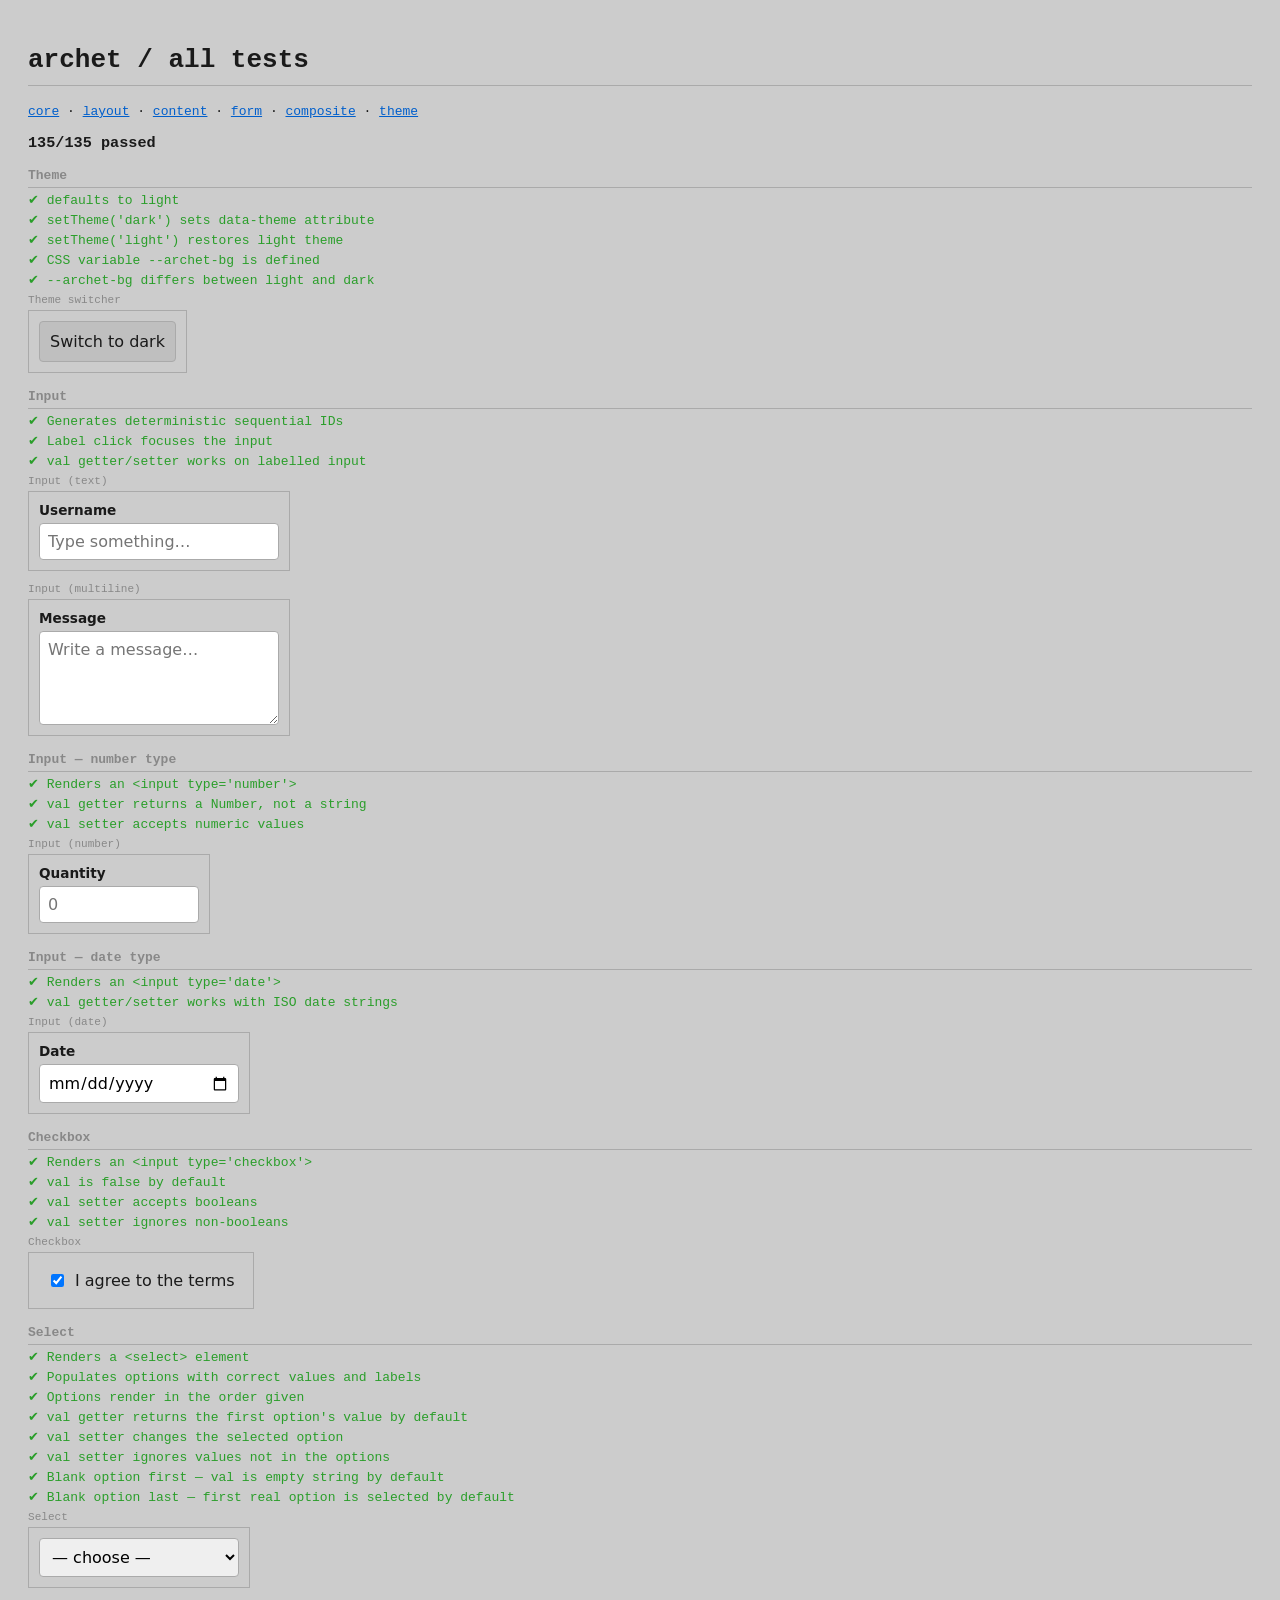
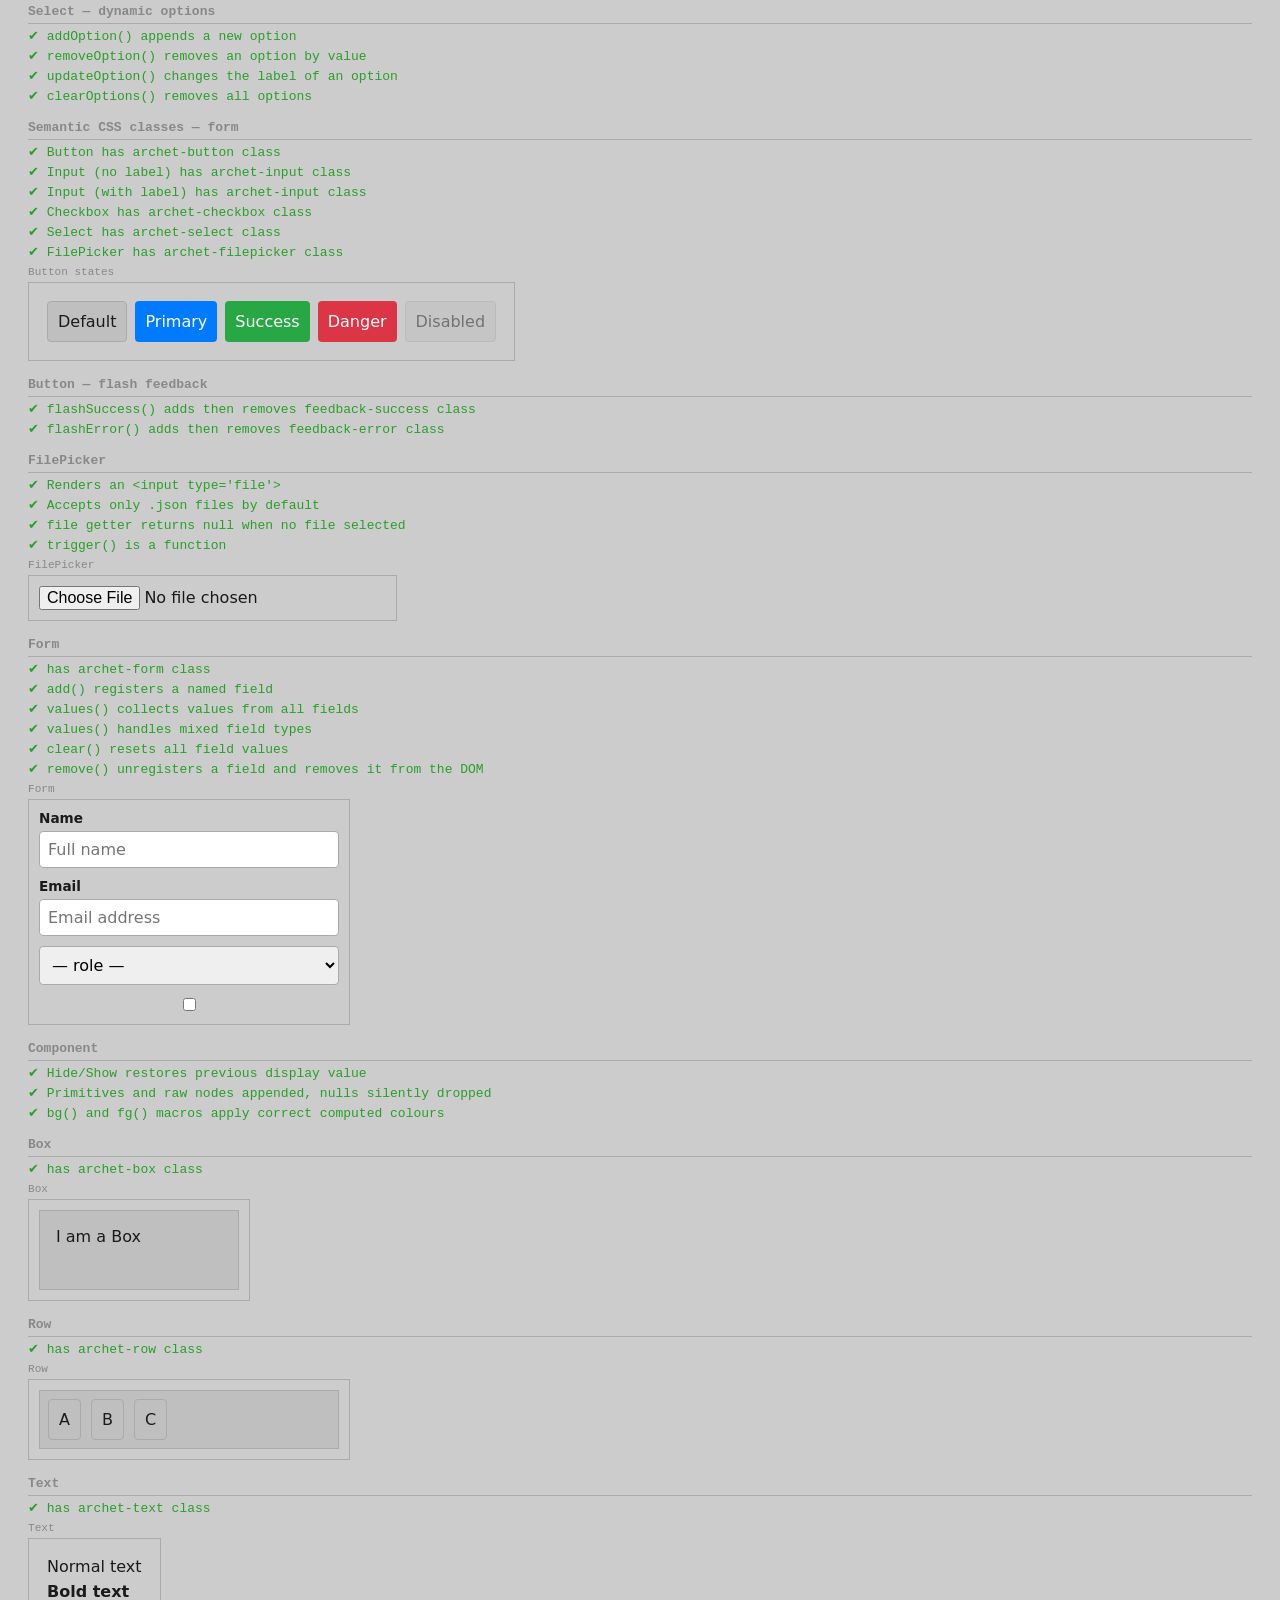
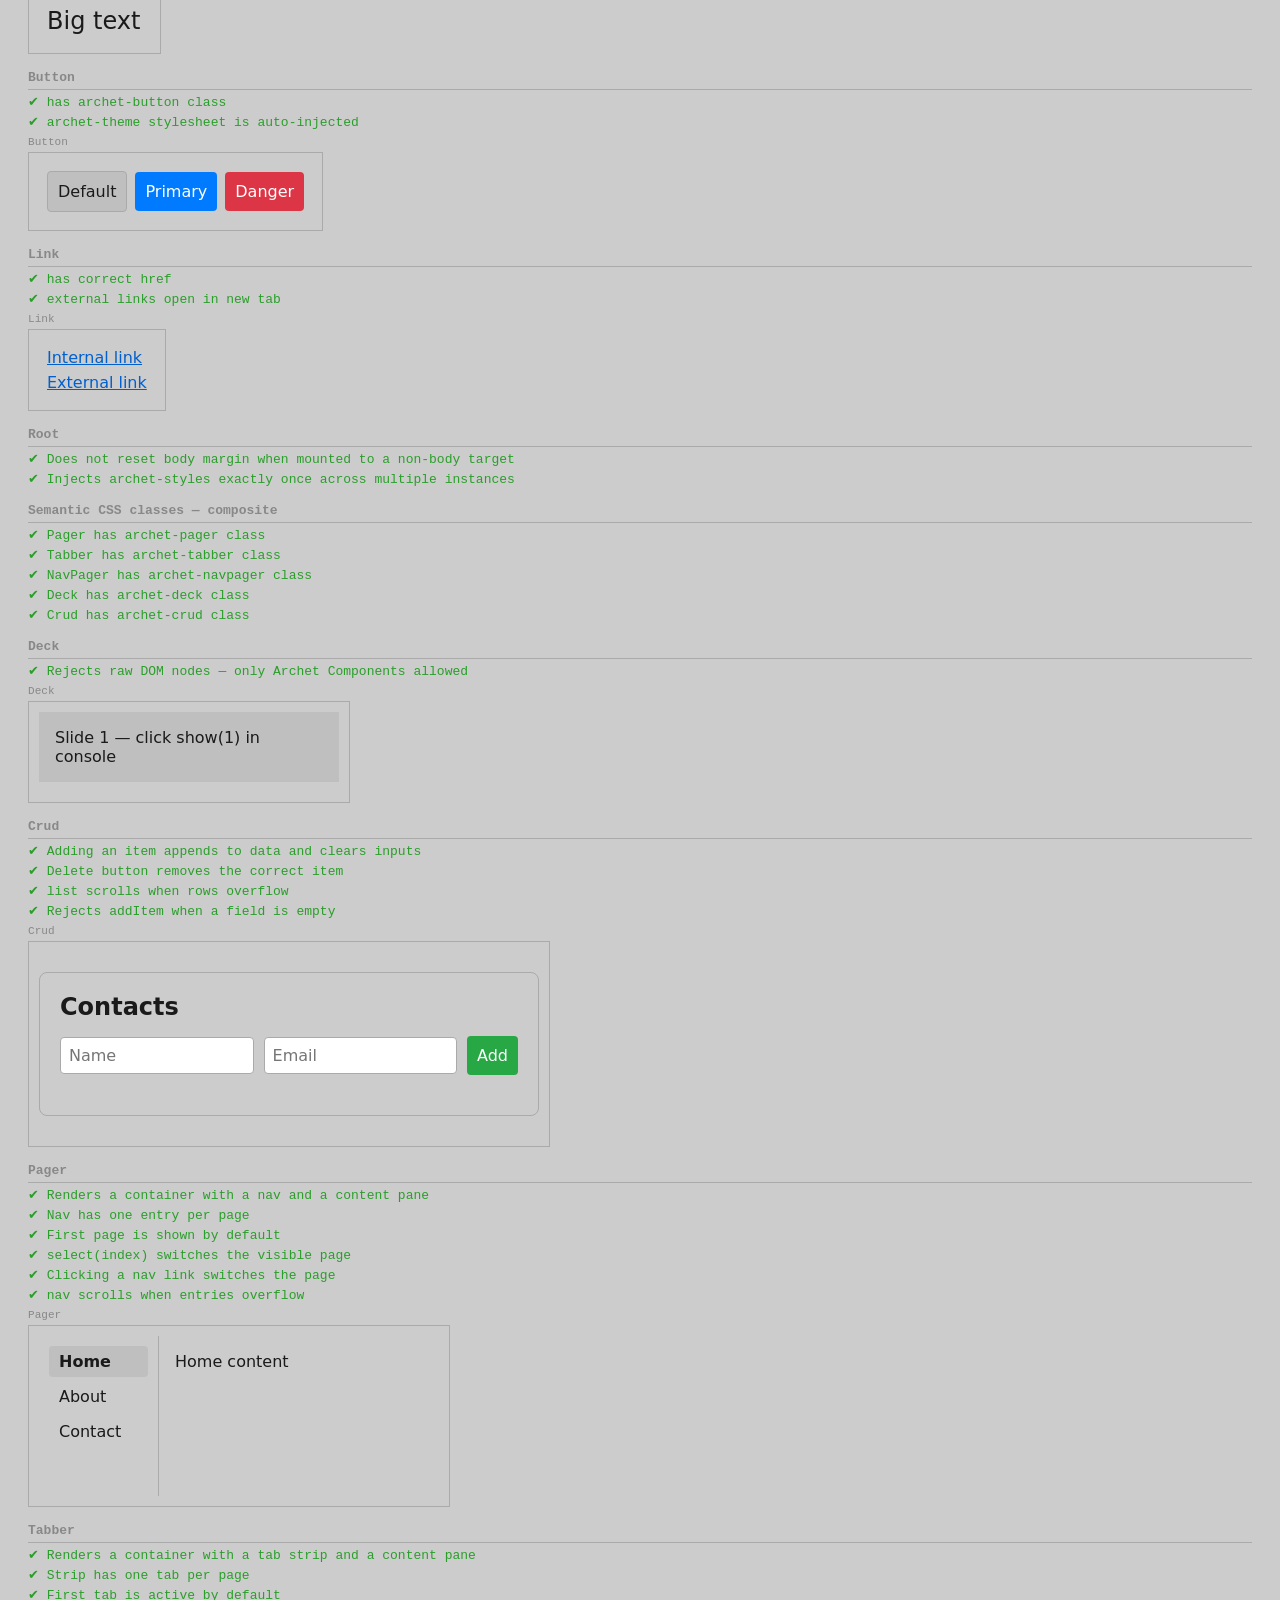
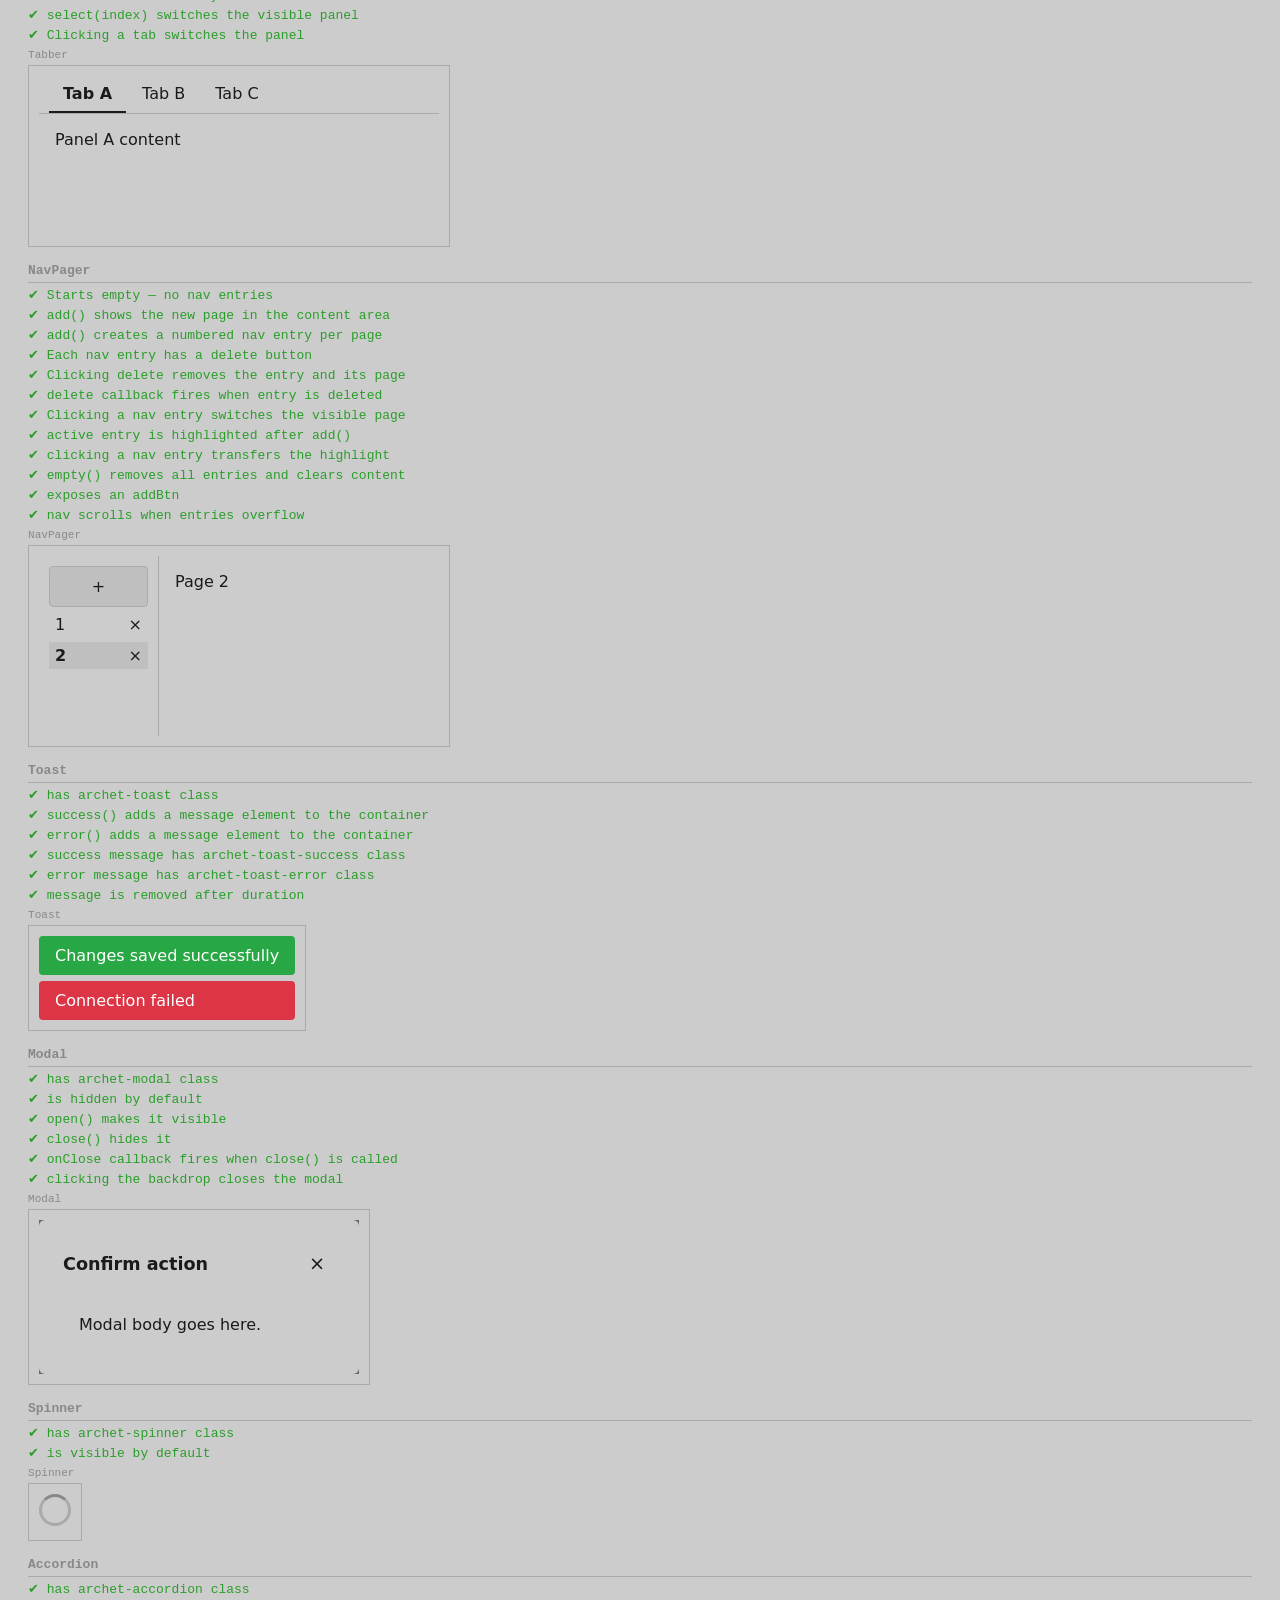
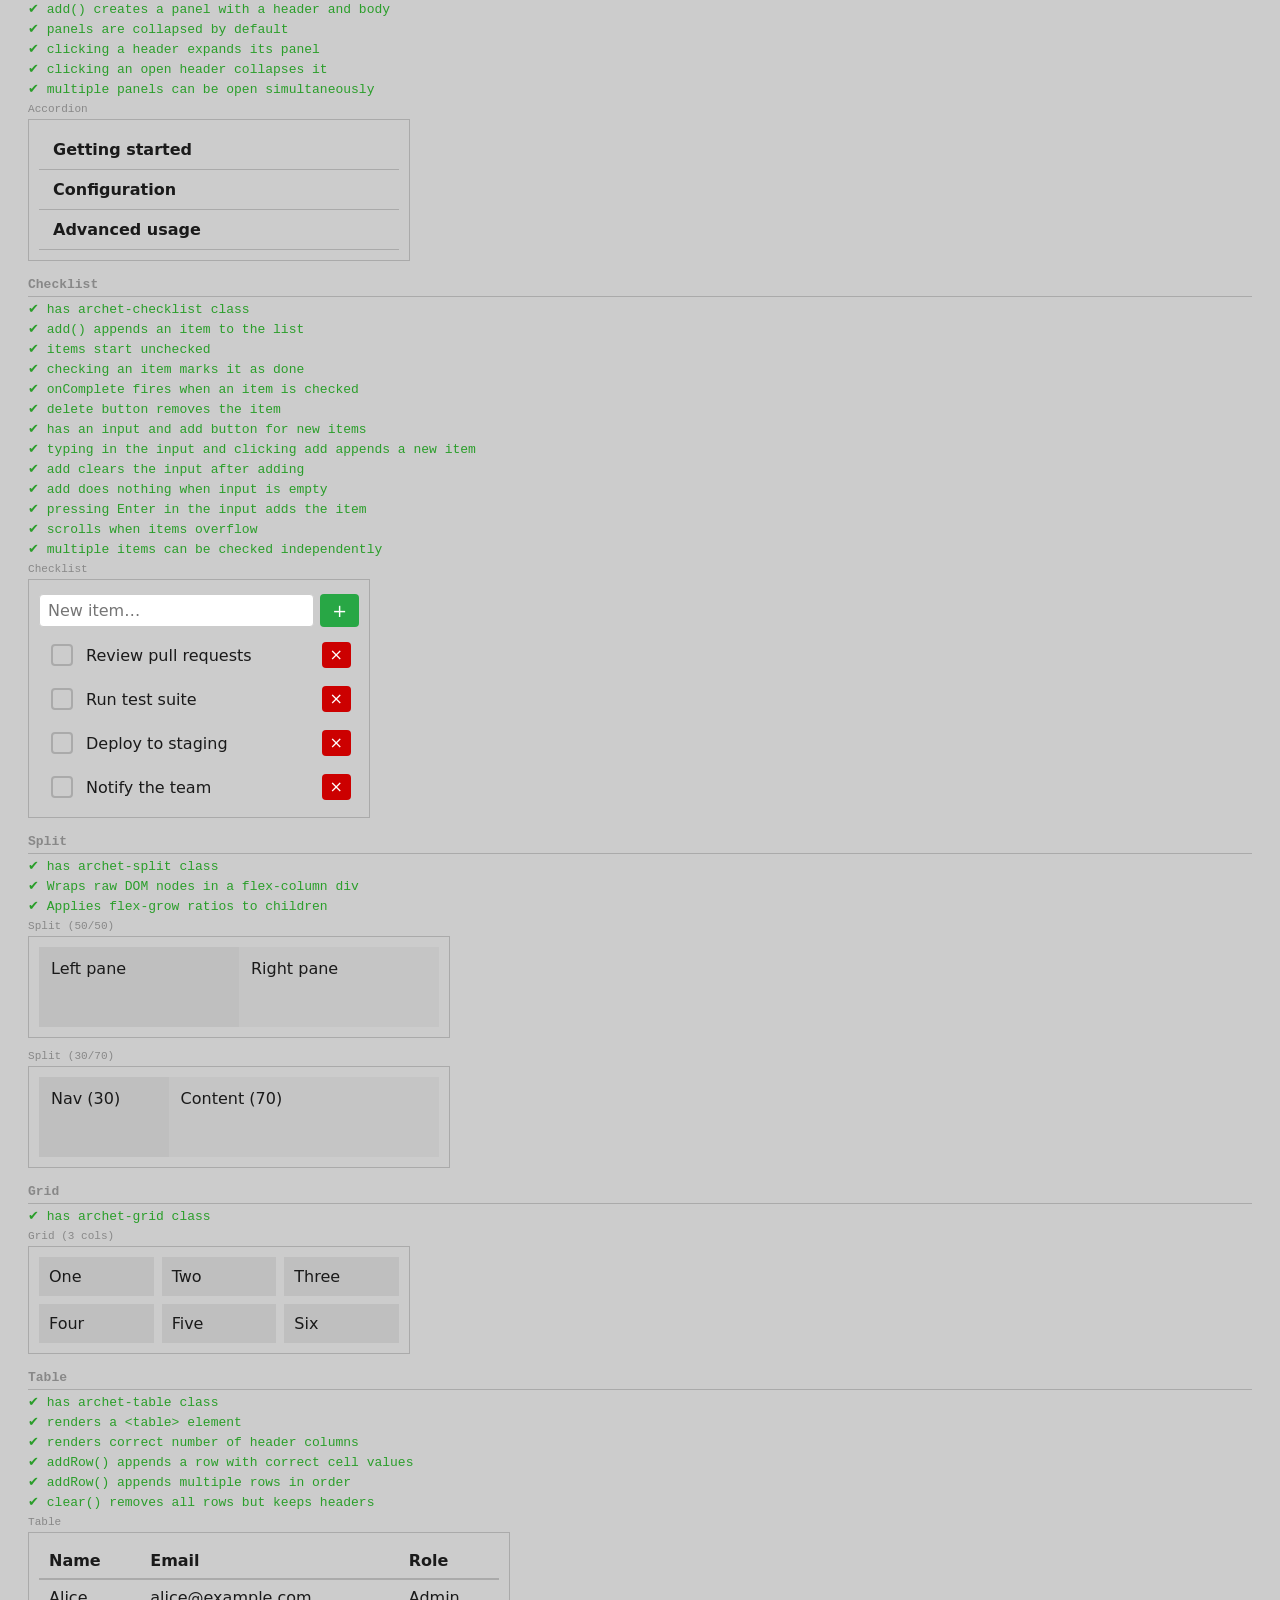
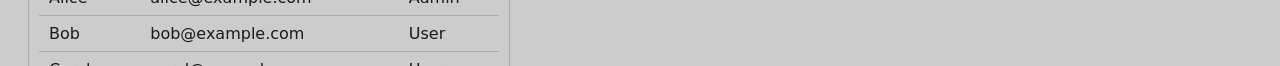
<file: test.html>
<!DOCTYPE html>
<html lang="en">
<head>
  <meta charset="UTF-8">
  <title>archet / all tests</title>
  <link rel="stylesheet" href="./test/test.css">
</head>
<body>
  <h1>archet / all tests</h1>
  <p><a href="test/core.test.html">core</a> · <a href="test/layout.test.html">layout</a> · <a href="test/content.test.html">content</a> · <a href="test/form.test.html">form</a> · <a href="test/composite.test.html">composite</a> · <a href="test/theme.test.html">theme</a></p>
  <div id="report"></div>
  <div id="stage"></div>
  <div id="scratch"></div>
  <script type="module">
    import { runTests } from './test.js';
    import './test/core.tests.js';
    import './test/layout.tests.js';
    import './test/content.tests.js';
    import './test/form.tests.js';
    import './test/composite.tests.js';
    import './test/theme.tests.js';
    runTests();
  </script>
</body>
</html>
</file>
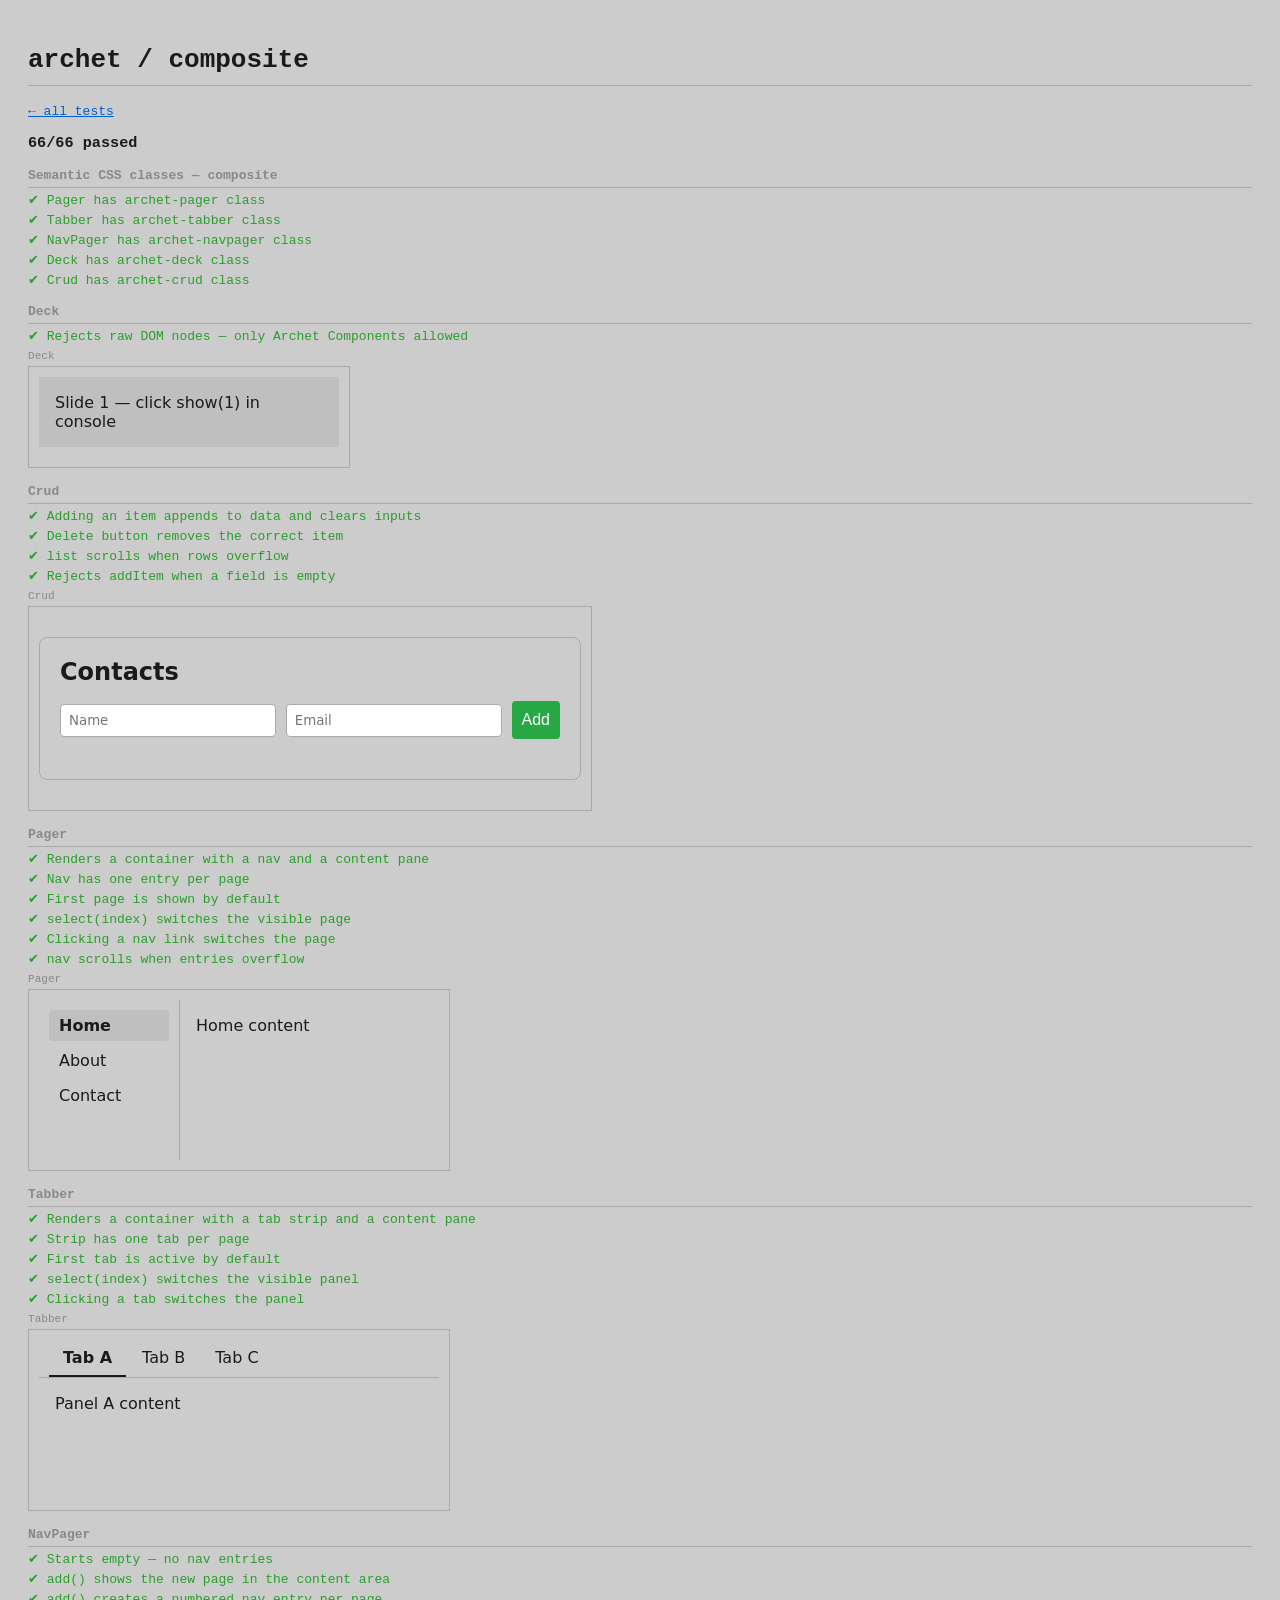
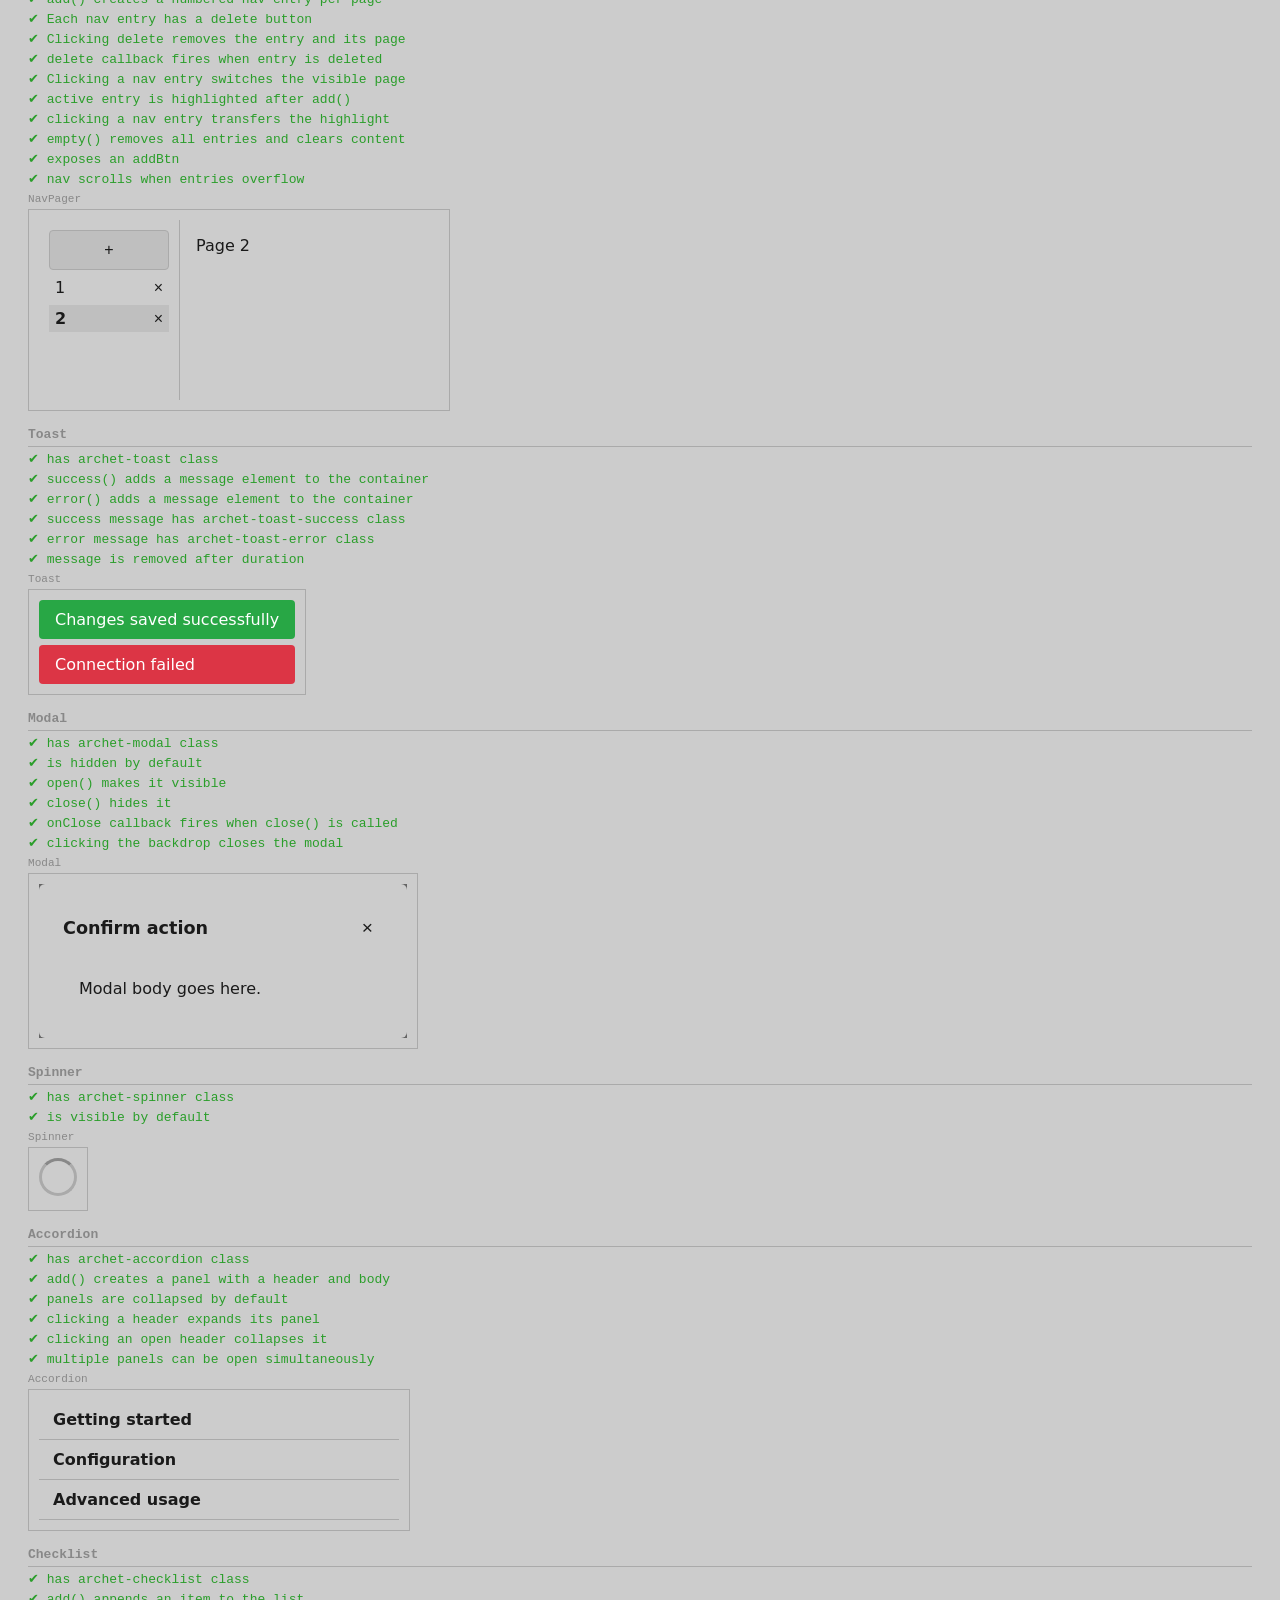
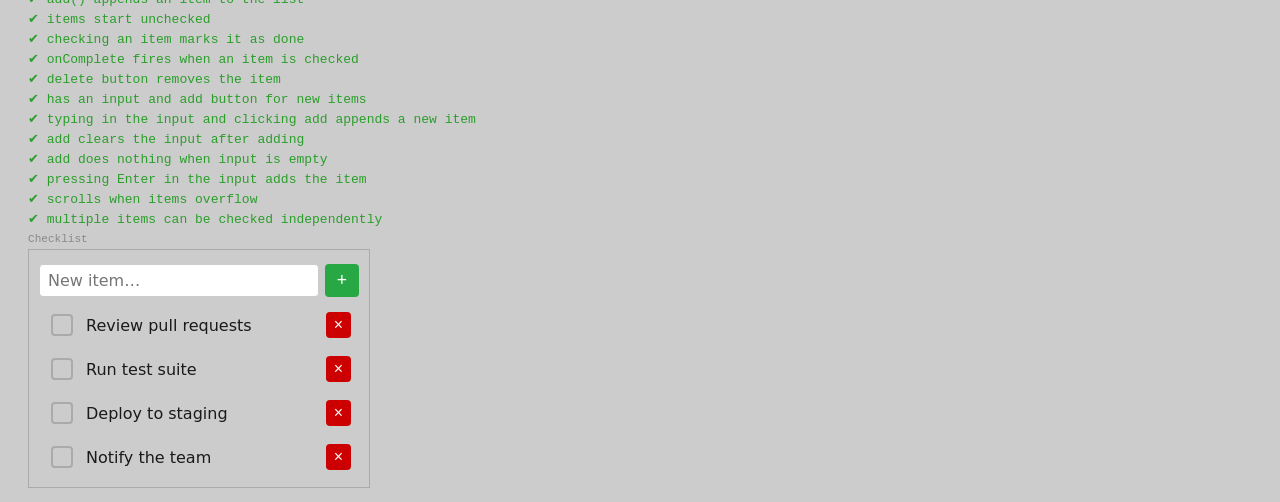
<file: test/composite.test.html>
<!DOCTYPE html>
<html lang="en">
<head>
  <meta charset="UTF-8">
  <title>archet / composite</title>
  <link rel="stylesheet" href="./test.css">
</head>
<body>
  <h1>archet / composite</h1>
  <p><a href="../test.html">← all tests</a></p>
  <div id="report"></div>
  <div id="stage"></div>
  <div id="scratch"></div>
  <script type="module">
    import { runTests } from '../test.js';
    import './composite.tests.js';
    runTests();
  </script>
</body>
</html>
</file>
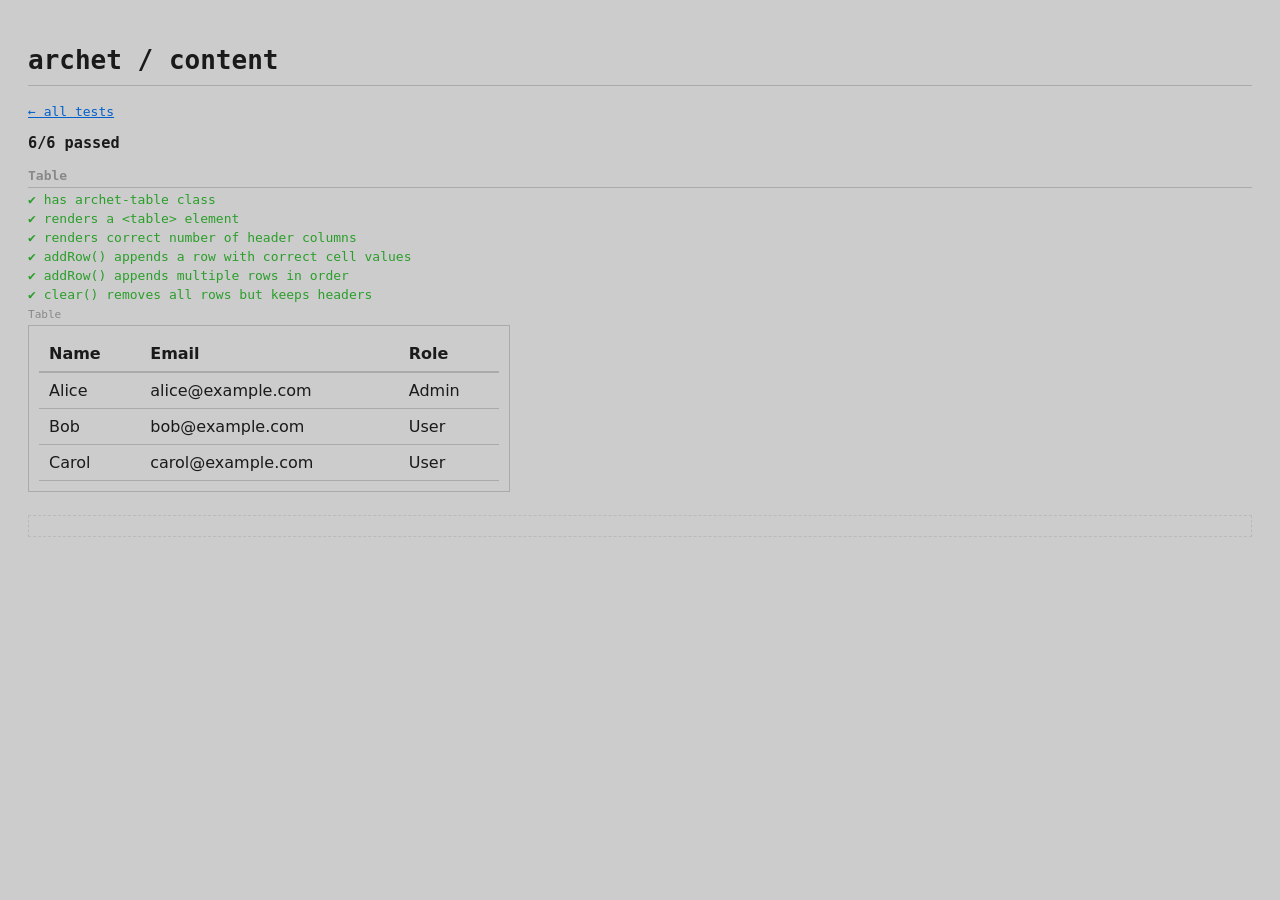
<file: test/content.test.html>
<!DOCTYPE html>
<html lang="en">
<head>
  <meta charset="UTF-8">
  <title>archet / content</title>
  <link rel="stylesheet" href="./test.css">
</head>
<body>
  <h1>archet / content</h1>
  <p><a href="../test.html">&larr; all tests</a></p>
  <div id="report"></div>
  <div id="stage"></div>
  <div id="scratch"></div>
  <script type="module">
    import { runTests } from '../test.js';
    import './content.tests.js';
    runTests();
  </script>
</body>
</html>
</file>
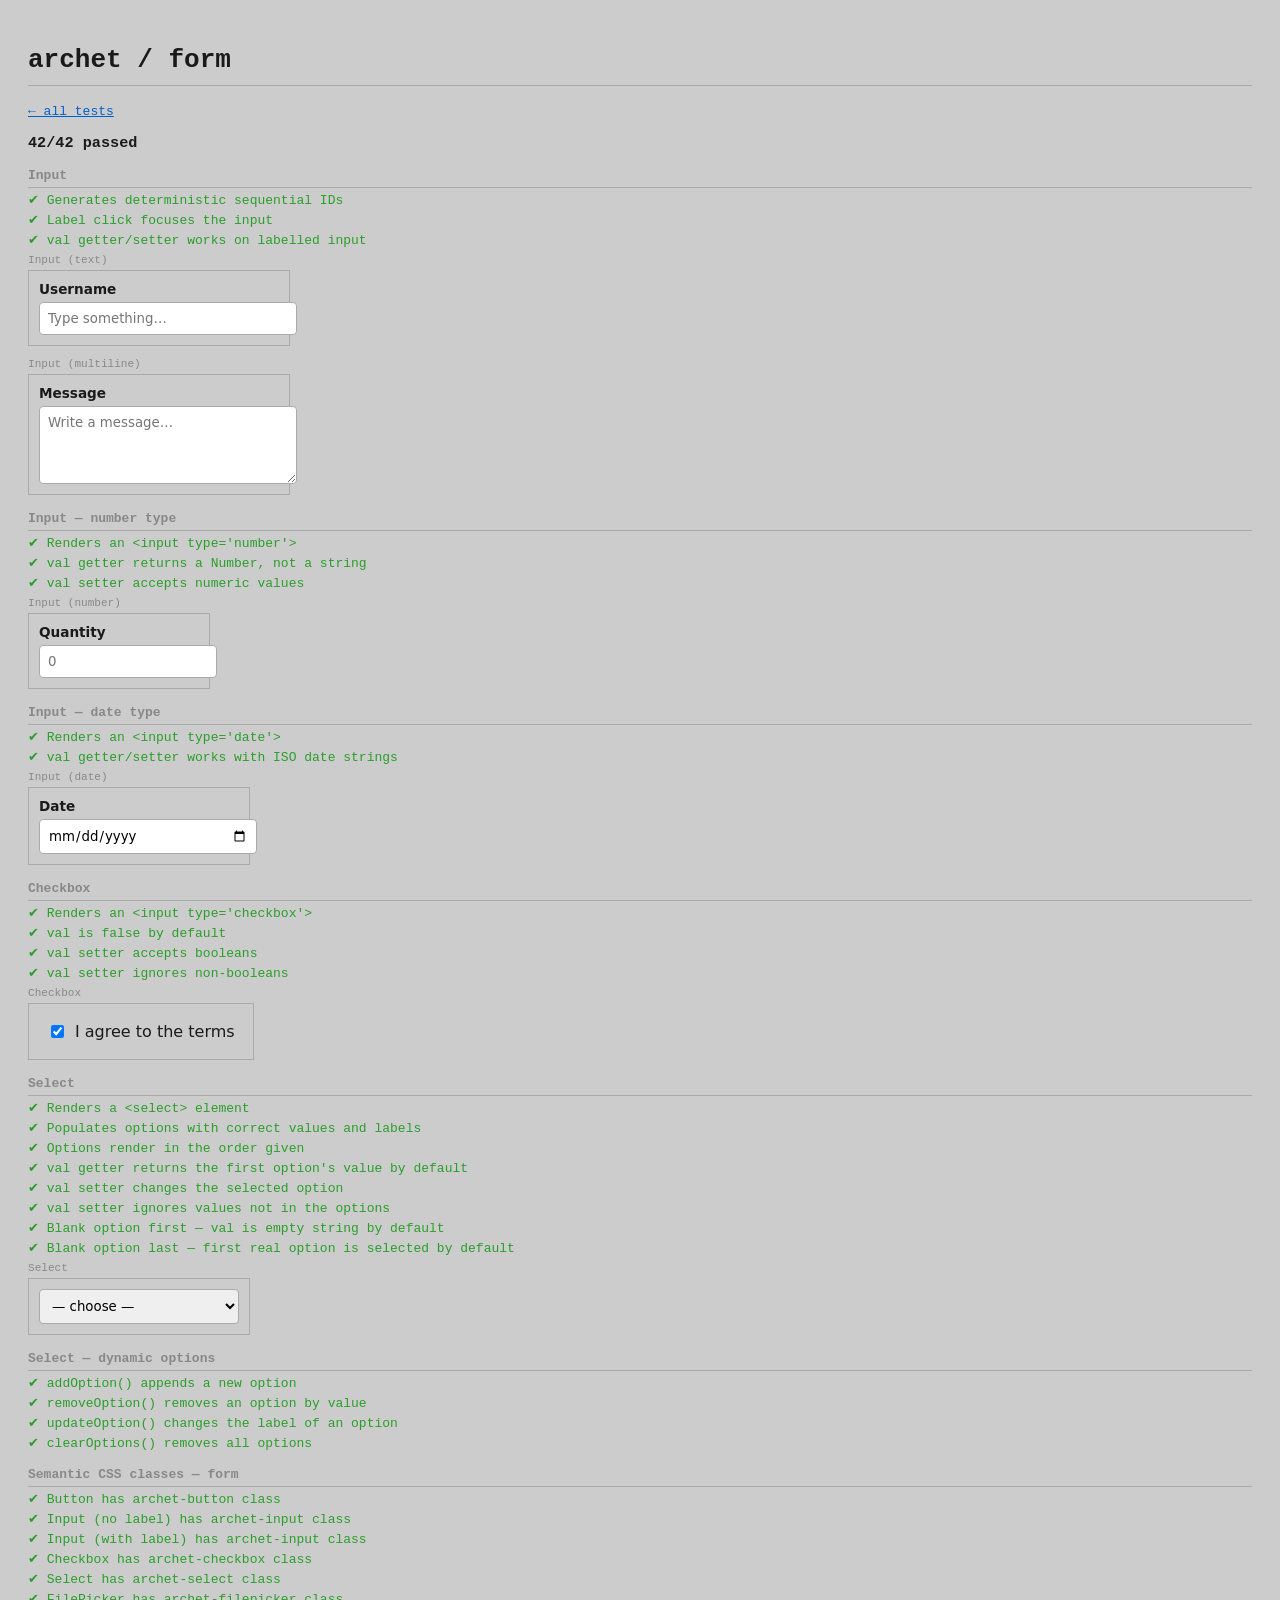
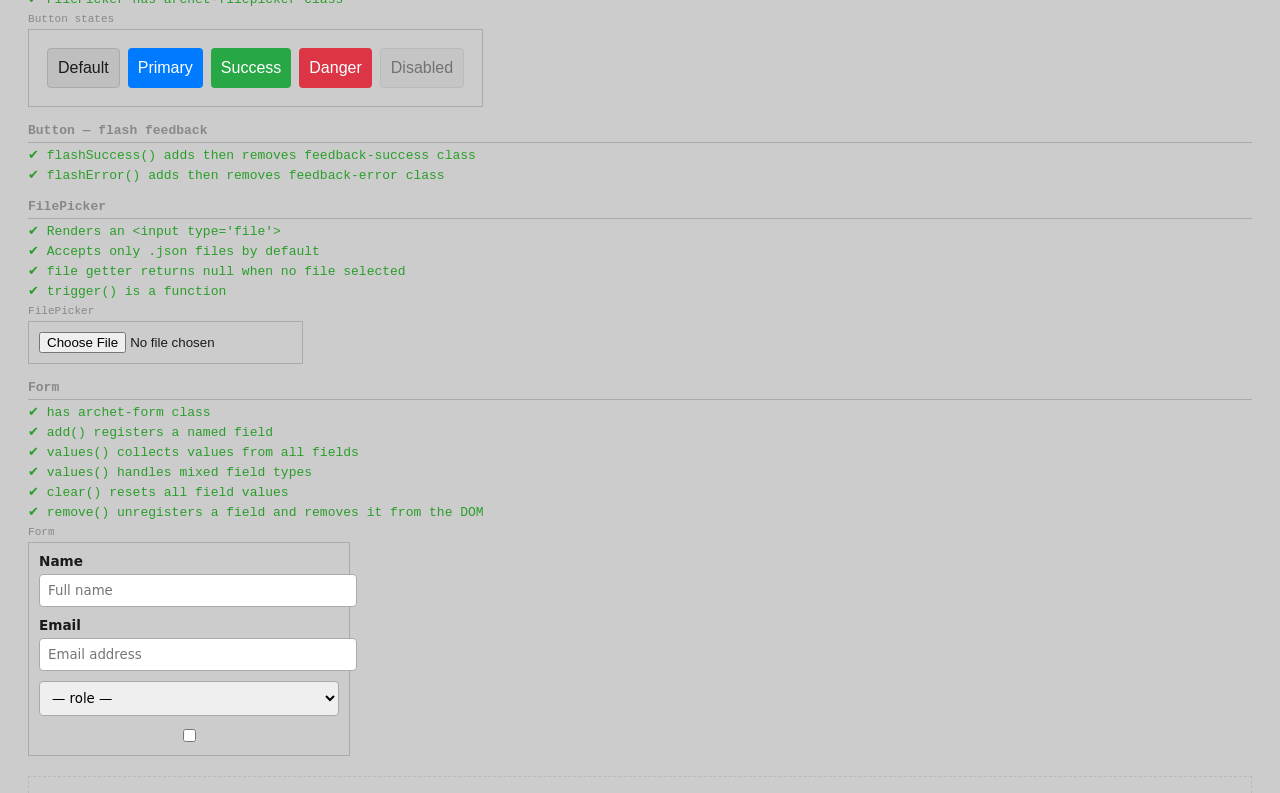
<file: test/form.test.html>
<!DOCTYPE html>
<html lang="en">
<head>
  <meta charset="UTF-8">
  <title>archet / form</title>
  <link rel="stylesheet" href="./test.css">
</head>
<body>
  <h1>archet / form</h1>
  <p><a href="../test.html">&larr; all tests</a></p>
  <div id="report"></div>
  <div id="stage"></div>
  <div id="scratch"></div>
  <script type="module">
    import { runTests } from '../test.js';
    import './form.tests.js';
    runTests();
  </script>
</body>
</html>
</file>
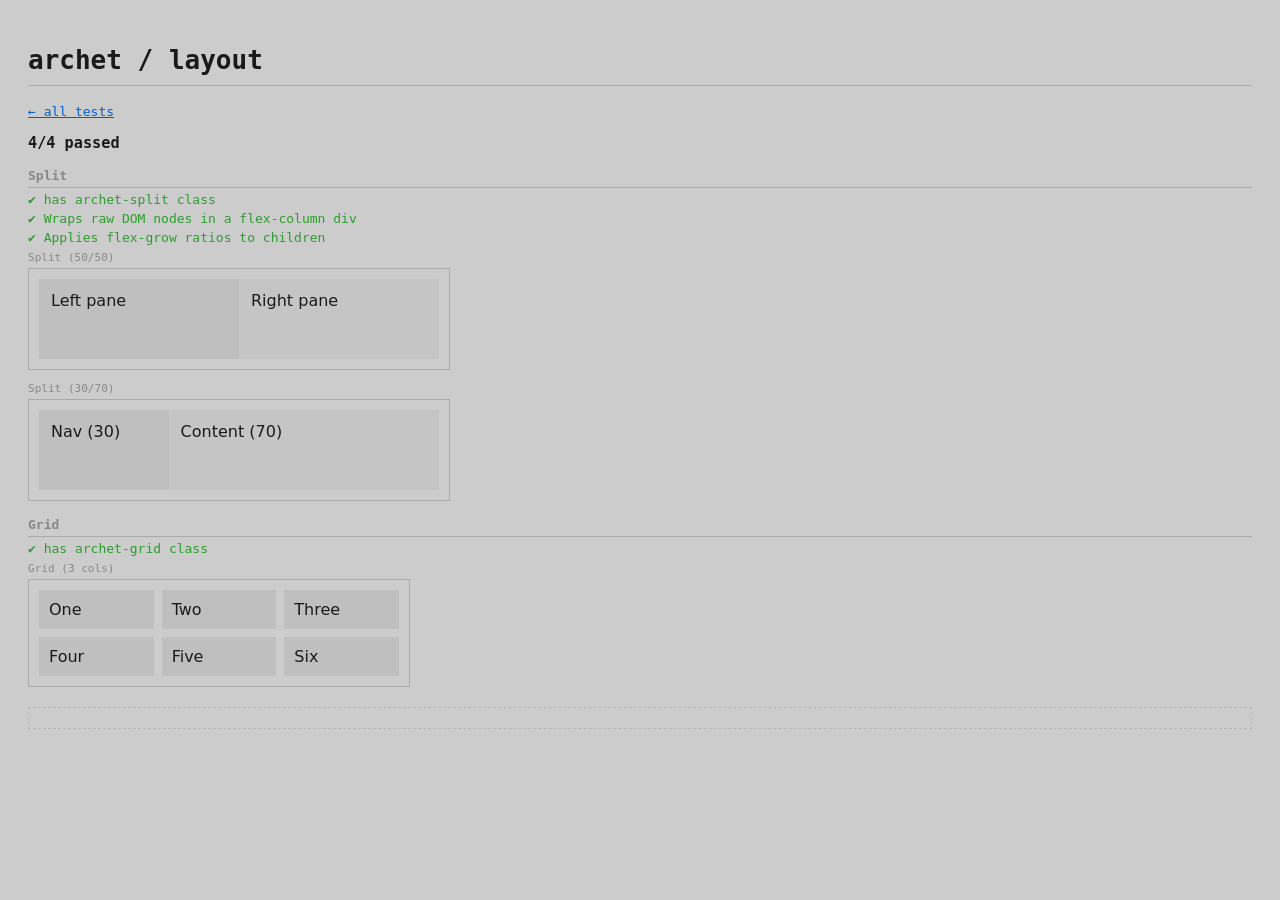
<file: test/layout.test.html>
<!DOCTYPE html>
<html lang="en">
<head>
  <meta charset="UTF-8">
  <title>archet / layout</title>
  <link rel="stylesheet" href="./test.css">
</head>
<body>
  <h1>archet / layout</h1>
  <p><a href="../test.html">&larr; all tests</a></p>
  <div id="report"></div>
  <div id="stage"></div>
  <div id="scratch"></div>
  <script type="module">
    import { runTests } from '../test.js';
    import './layout.tests.js';
    runTests();
  </script>
</body>
</html>
</file>
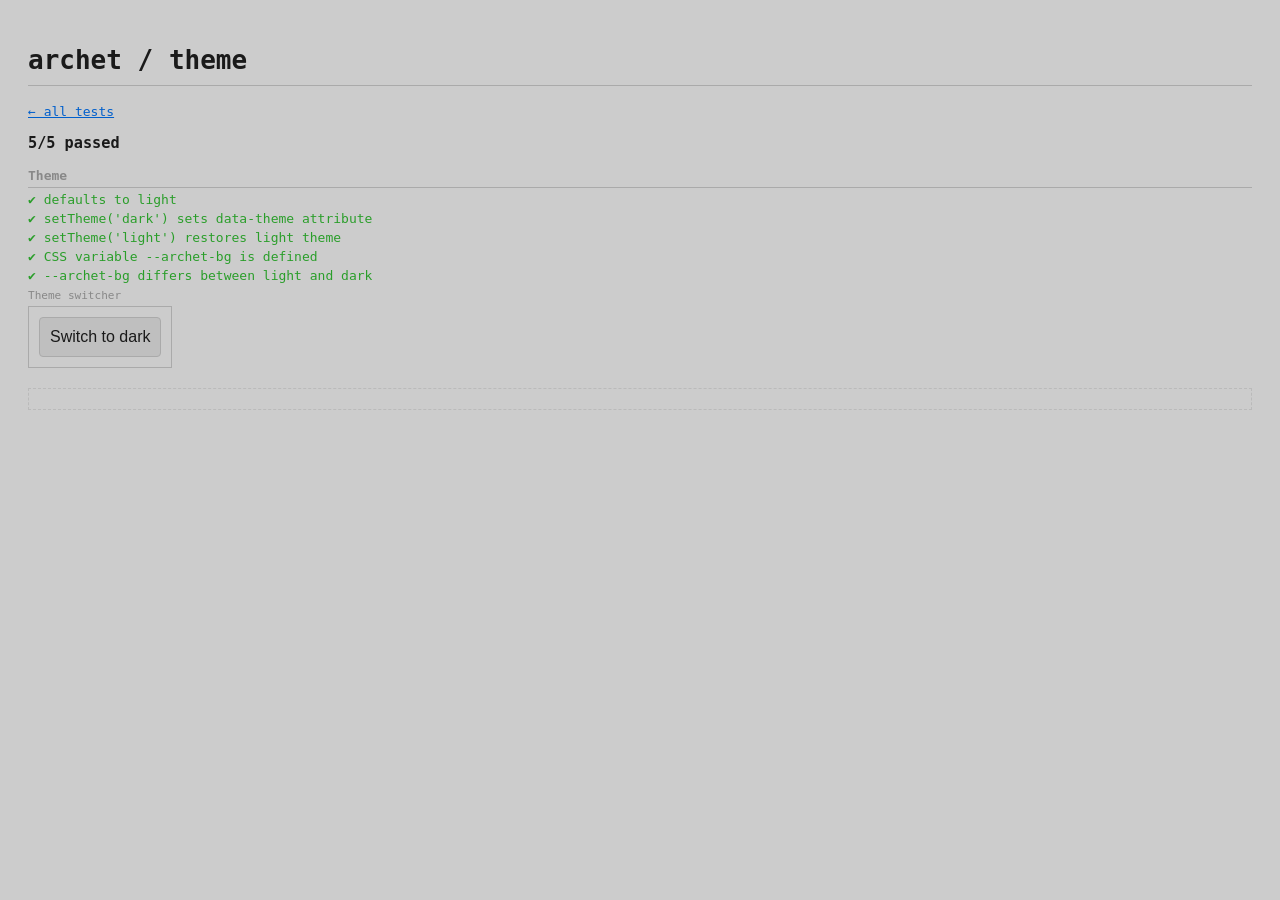
<file: test/theme.test.html>
<!DOCTYPE html>
<html lang="en">
<head>
  <meta charset="UTF-8">
  <title>archet / theme</title>
  <link rel="stylesheet" href="./test.css">
</head>
<body>
  <h1>archet / theme</h1>
  <p><a href="../test.html">&larr; all tests</a></p>
  <div id="report"></div>
  <div id="stage"></div>
  <div id="scratch"></div>
  <script type="module">
    import { runTests } from '../test.js';
    import './theme.tests.js';
    runTests();
  </script>
</body>
</html>
</file>
<file: test/test.css>
body        { font-family: monospace; background: var(--archet-bg, #111); color: var(--archet-fg, #ddd); padding: 20px; margin: 8px; }
a           { color: var(--archet-link, #4da6ff); }
h1          { border-bottom: 1px solid var(--archet-border, #555); padding-bottom: 10px; }
#summary    { margin-bottom: 16px; }
.group      { margin-top: 16px; font-weight: bold; color: var(--archet-muted, #aaa); border-bottom: 1px solid var(--archet-border, #555); padding-bottom: 4px; }
.pass       { color: #2a9e2a; margin: 4px 0; }
.fail       { color: #f55; margin: 4px 0; font-weight: bold; background: rgba(255,0,0,0.1); padding: 5px; }
.error-trace{ color: #f88; margin-left: 20px; font-size: 0.9em; white-space: pre-wrap; }
#stage        { border: 1px dashed var(--archet-border, #555); padding: 10px; margin-top: 20px; opacity: 0.5; }
#scratch      { display: none; }
.visual-card  { margin: 6px 0 12px; }
.visual-label { color: var(--archet-muted, #888); font-size: 0.85em; margin-bottom: 4px; }
.visual-mount { padding: 10px; border: 1px solid var(--archet-border, #555); display: inline-block; font-family: var(--archet-font, system-ui, sans-serif); }
</file>
